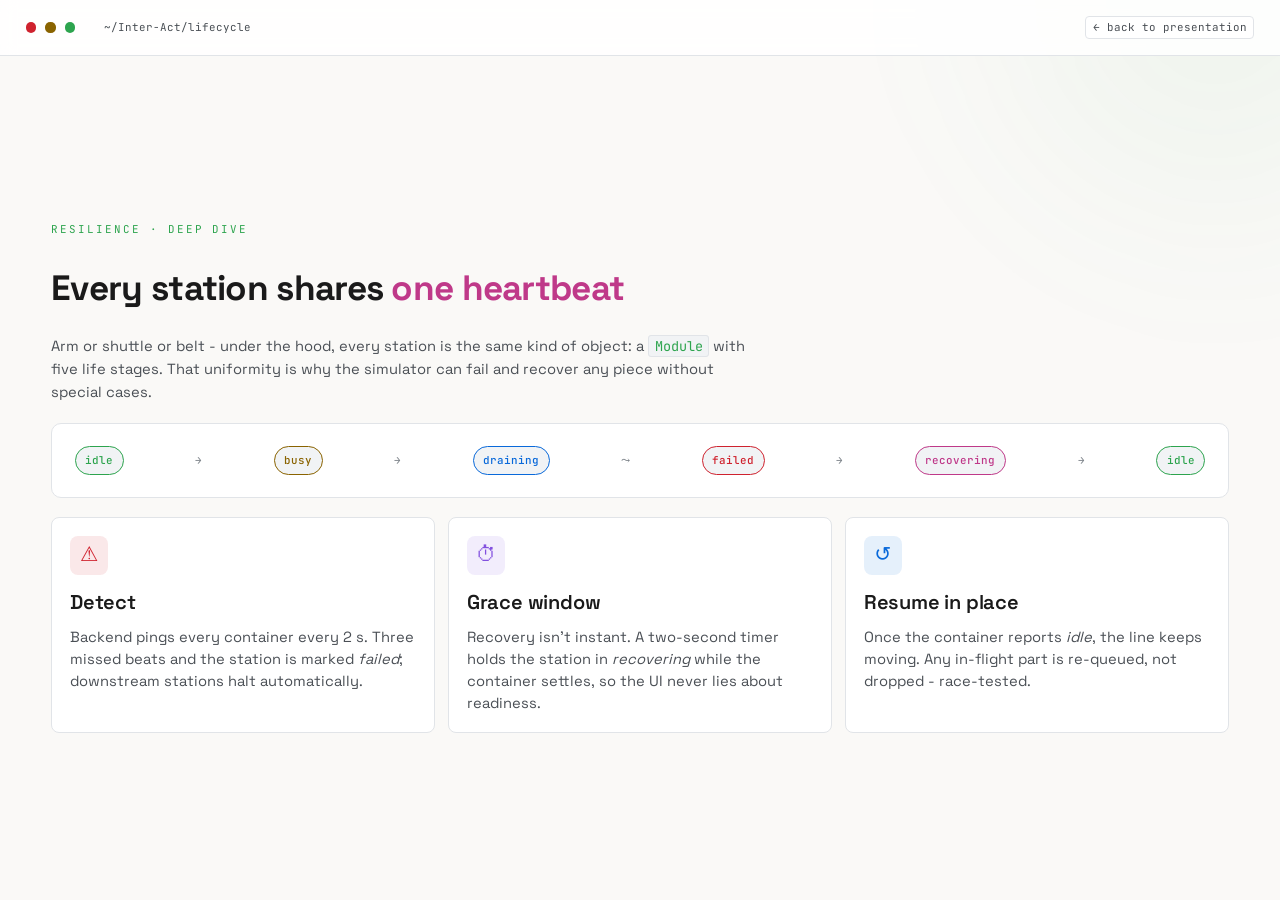
<file: lifecycle.html>
<!DOCTYPE html>
<html lang="en">
<head>
<meta charset="UTF-8">
<meta name="viewport" content="width=device-width, initial-scale=1.0">
<title>INTER.act - Lifecycle deep dive</title>
<link rel="preconnect" href="https://fonts.googleapis.com">
<link rel="preconnect" href="https://fonts.gstatic.com" crossorigin>
<link href="https://fonts.googleapis.com/css2?family=JetBrains+Mono:wght@300;400;500;700;800&family=Space+Grotesk:wght@400;500;600;700&display=swap" rel="stylesheet">
<link rel="stylesheet" href="styles.css">
</head>
<body>

<!-- Standalone deep-dive page reachable from the hidden hotspot on
     presentation.html slide 6 ("5 lifecycle states" stat).
     Single back link returns the viewer to the presentation. -->
<section class="slide">
    <header class="chrome">
        <span class="dot r"></span><span class="dot y"></span><span class="dot g"></span>
        <span class="path">~/Inter-Act/lifecycle</span>
        <span class="branch">
            <a href="presentation.html">← back to presentation</a>
        </span>
    </header>

    <div class="slide-content">
        <p class="eyebrow reveal">Resilience · deep dive</p>
        <h2 class="section-title reveal">
            Every station shares <span style="color:var(--magenta);">one heartbeat</span>
        </h2>

        <p class="reveal muted" style="max-width:78ch;">
            Arm or shuttle or belt - under the hood, every station is the same kind
            of object: a <kbd>Module</kbd> with five life stages. That uniformity is
            why the simulator can fail and recover any piece without special cases.
        </p>

        <div class="state-graph reveal">
            <span class="state-node idle">idle</span>
            <span class="state-arrow">→</span>
            <span class="state-node busy">busy</span>
            <span class="state-arrow">→</span>
            <span class="state-node drain">draining</span>
            <span class="state-arrow">⤳</span>
            <span class="state-node failed">failed</span>
            <span class="state-arrow">→</span>
            <span class="state-node recover">recovering</span>
            <span class="state-arrow">→</span>
            <span class="state-node idle">idle</span>
        </div>

        <div class="grid-3 reveal">
            <div class="card red">
                <div class="icon">⚠</div>
                <h3>Detect</h3>
                <p>Backend pings every container every 2 s. Three missed beats and
                the station is marked <em>failed</em>; downstream stations halt
                automatically.</p>
            </div>
            <div class="card violet">
                <div class="icon">⏱</div>
                <h3>Grace window</h3>
                <p>Recovery isn't instant. A two-second timer holds the station
                in <em>recovering</em> while the container settles, so the UI
                never lies about readiness.</p>
            </div>
            <div class="card cyan">
                <div class="icon">↺</div>
                <h3>Resume in place</h3>
                <p>Once the container reports <em>idle</em>, the line keeps moving.
                Any in-flight part is re-queued, not dropped - race-tested.</p>
            </div>
        </div>
    </div>
</section>

<script>
/* Esc / Backspace / ← arrow → back to presentation */
document.addEventListener('keydown', (e) => {
    if (e.key === 'Escape' || e.key === 'Backspace' || e.key === 'ArrowLeft') {
        e.preventDefault();
        location.href = 'presentation.html';
    }
});
</script>
</body>
</html>
</file>
<file: styles.css>
/* ===========================================
   INTER.act presentation - shared stylesheet
   Light theme, editorial + technical accents.
   Linked by every slide-N.html and index.html.
   =========================================== */

:root {
    /* Palette - warm cream paper, ink black, jade green accent */
    --bg-primary: #faf9f7;
    --bg-panel: #ffffff;
    --bg-elevated: #f1f3f5;
    --border: #e1e4e8;
    --border-bright: #c9d1d9;

    --text-primary: #1a1a1a;
    --text-secondary: #4a4f55;
    --text-dim: #7a8087;

    --green: #2da44e;
    --green-glow: rgba(45, 164, 78, 0.18);
    --amber: #8a6300;
    /* darkened from #bf8700 for WCAG 4.5:1 contrast on cream bg */
    --magenta: #bf3989;
    --cyan: #0969da;
    --red: #cf222e;
    --violet: #8250df;

    --font-display: 'Space Grotesk', system-ui, sans-serif;
    --font-mono: 'JetBrains Mono', ui-monospace, monospace;

    --title-size: clamp(1.8rem, 6vw, 5rem);
    --h2-size: clamp(1.2rem, 3.2vw, 2.2rem);
    --h3-size: clamp(0.9rem, 1.9vw, 1.25rem);
    --body-size: clamp(0.75rem, 1.15vw, 1rem);
    --small-size: clamp(0.6rem, 0.85vw, 0.78rem);

    --slide-padding: clamp(1.2rem, 4vw, 4rem);
    --content-gap: clamp(0.6rem, 1.5vw, 1.4rem);
    --element-gap: clamp(0.3rem, 0.8vw, 0.7rem);

    --ease: cubic-bezier(0.16, 1, 0.3, 1);
    --dur: 0.7s;
}

* {
    margin: 0;
    padding: 0;
    box-sizing: border-box;
}

html,
body {
    height: 100%;
    overflow-x: hidden;
}

body {
    background: var(--bg-primary);
    color: var(--text-primary);
    font-family: var(--font-display);
    font-size: var(--body-size);
    line-height: 1.55;
}

/* ===========================================
   SLIDE FRAME - locks each page to viewport
   =========================================== */
.slide {
    width: 100vw;
    height: 100vh;
    height: 100dvh;
    overflow: hidden;
    display: flex;
    flex-direction: column;
    position: relative;
    padding: var(--slide-padding);
    background: var(--bg-primary);
}

.slide-content {
    flex: 1;
    display: flex;
    flex-direction: column;
    justify-content: center;
    max-height: 100%;
    overflow: hidden;
    gap: var(--content-gap);
    margin-top: clamp(2.5rem, 6vh, 4rem);
    /* space for header chrome */
}

@media (max-height: 700px) {
    :root {
        --slide-padding: clamp(0.8rem, 3vw, 2rem);
        --title-size: clamp(1.4rem, 4.8vw, 2.8rem);
        --h2-size: clamp(1rem, 2.6vw, 1.7rem);
    }

    .slide-content {
        margin-top: clamp(2rem, 5vh, 3rem);
    }
}

@media (max-height: 600px) {
    :root {
        --slide-padding: clamp(0.6rem, 2.5vw, 1.5rem);
        --content-gap: clamp(0.4rem, 1vw, 0.8rem);
        --body-size: clamp(0.65rem, 0.95vw, 0.85rem);
    }
}

@media (max-height: 500px) {
    :root {
        --title-size: clamp(1.1rem, 3.5vw, 1.8rem);
    }
}

@media (prefers-reduced-motion: reduce) {

    *,
    *::before,
    *::after {
        animation-duration: 0.01ms !important;
        transition-duration: 0.2s !important;
    }
}

/* Subtle paper texture / depth - no AI gradient slop */
.slide::after {
    content: '';
    position: absolute;
    width: 60vmax;
    height: 60vmax;
    top: -30vmax;
    right: -25vmax;
    background: radial-gradient(circle, rgba(45, 164, 78, 0.06), transparent 60%);
    pointer-events: none;
    z-index: 0;
    filter: blur(50px);
}

.slide>* {
    position: relative;
    z-index: 2;
}

/* ===========================================
   PAGE CHROME - top bar, nav, slide number
   =========================================== */
.chrome {
    position: absolute;
    top: 0;
    left: 0;
    right: 0;
    display: flex;
    align-items: center;
    gap: 0.6rem;
    padding: clamp(0.6rem, 1.3vw, 1rem) clamp(0.9rem, 2vw, 1.6rem);
    background: rgba(255, 255, 255, 0.85);
    backdrop-filter: blur(8px);
    border-bottom: 1px solid var(--border);
    font-family: var(--font-mono);
    font-size: var(--small-size);
    color: var(--text-dim);
    z-index: 5;
}

.chrome .dot {
    width: clamp(8px, 0.8vw, 12px);
    height: clamp(8px, 0.8vw, 12px);
    border-radius: 50%;
    background: var(--border-bright);
}

.chrome .dot.r {
    background: var(--red);
}

.chrome .dot.y {
    background: var(--amber);
}

.chrome .dot.g {
    background: var(--green);
}

.chrome .path {
    margin-left: clamp(0.5rem, 1.5vw, 1.5rem);
    color: var(--text-secondary);
}

.chrome .branch {
    margin-left: auto;
    color: var(--green);
    display: flex;
    align-items: center;
    gap: 0.6rem;
}

.chrome a {
    color: var(--text-secondary);
    text-decoration: none;
    padding: 0.2em 0.6em;
    border: 1px solid var(--border);
    border-radius: 4px;
    background: var(--bg-panel);
    transition: all 0.2s var(--ease);
}

.chrome a:hover {
    border-color: var(--green);
    color: var(--green);
}

.chrome a.disabled {
    opacity: 0.35;
    pointer-events: none;
}

/* Cursor blink (title slide accent) */
.cursor::after {
    content: '▊';
    color: var(--green);
    animation: blink 1.1s steps(2) infinite;
    margin-left: 0.2em;
}

@keyframes blink {
    50% {
        opacity: 0;
    }
}

/* ===========================================
   REVEAL ANIMATIONS - page-load staggered
   =========================================== */
.reveal {
    opacity: 0;
    transform: translateY(20px);
    animation: rise var(--dur) var(--ease) forwards;
}

.reveal:nth-child(1) {
    animation-delay: 0.05s;
}

.reveal:nth-child(2) {
    animation-delay: 0.15s;
}

.reveal:nth-child(3) {
    animation-delay: 0.25s;
}

.reveal:nth-child(4) {
    animation-delay: 0.35s;
}

.reveal:nth-child(5) {
    animation-delay: 0.45s;
}

.reveal:nth-child(6) {
    animation-delay: 0.55s;
}

.reveal:nth-child(7) {
    animation-delay: 0.65s;
}

@keyframes rise {
    to {
        opacity: 1;
        transform: translateY(0);
    }
}

/* ===========================================
   TYPOGRAPHY
   =========================================== */
h1.title {
    font-family: var(--font-display);
    font-size: var(--title-size);
    font-weight: 700;
    letter-spacing: -0.04em;
    line-height: 0.95;
    color: var(--text-primary);
}

h1.title .green {
    color: var(--green);
    text-shadow: 0 0 30px var(--green-glow);
}

h2.section-title {
    font-family: var(--font-display);
    font-size: var(--h2-size);
    font-weight: 700;
    color: var(--text-primary);
    letter-spacing: -0.02em;
}

h2.section-title .prompt {
    font-family: var(--font-mono);
    color: var(--green);
    margin-right: 0.4em;
    font-weight: 500;
}

.eyebrow {
    font-family: var(--font-mono);
    font-size: var(--small-size);
    letter-spacing: 0.18em;
    text-transform: uppercase;
    color: var(--green);
    margin-bottom: 0.4em;
}

.tag {
    display: inline-block;
    font-family: var(--font-mono);
    font-size: var(--small-size);
    color: var(--green);
    border: 1px solid var(--green);
    padding: 0.25em 0.8em;
    border-radius: 999px;
    background: rgba(45, 164, 78, 0.08);
}

.tag.amber {
    color: var(--amber);
    border-color: var(--amber);
    background: rgba(191, 135, 0, 0.08);
}

.tag.cyan {
    color: var(--cyan);
    border-color: var(--cyan);
    background: rgba(9, 105, 218, 0.08);
}

.tag.violet {
    color: var(--violet);
    border-color: var(--violet);
    background: rgba(130, 80, 223, 0.08);
}

.muted {
    color: var(--text-secondary);
}

.dim {
    color: var(--text-dim);
}

kbd {
    font-family: var(--font-mono);
    font-size: 0.92em;
    background: var(--bg-elevated);
    border: 1px solid var(--border);
    border-radius: 3px;
    padding: 0.05em 0.4em;
    color: var(--green);
}

/* ===========================================
   GRID + CARDS
   =========================================== */
.grid-2 {
    display: grid;
    grid-template-columns: repeat(auto-fit, minmax(min(100%, 280px), 1fr));
    gap: clamp(0.6rem, 1.2vw, 1rem);
}

.grid-3 {
    display: grid;
    grid-template-columns: repeat(auto-fit, minmax(min(100%, 200px), 1fr));
    gap: clamp(0.5rem, 1vw, 0.9rem);
}

.grid-4 {
    display: grid;
    grid-template-columns: repeat(auto-fit, minmax(min(100%, 160px), 1fr));
    gap: clamp(0.5rem, 1vw, 0.9rem);
}

.card {
    background: var(--bg-panel);
    border: 1px solid var(--border);
    border-radius: 8px;
    padding: clamp(0.7rem, 1.4vw, 1.2rem);
    transition: border-color 0.3s var(--ease), transform 0.3s var(--ease), box-shadow 0.3s var(--ease);
    position: relative;
    overflow: hidden;
}

.card:hover {
    border-color: var(--green);
    transform: translateY(-2px);
    box-shadow: 0 8px 24px rgba(0, 0, 0, 0.06);
}

.card .icon {
    width: clamp(28px, 3vw, 40px);
    height: clamp(28px, 3vw, 40px);
    border-radius: 8px;
    background: rgba(45, 164, 78, 0.1);
    color: var(--green);
    display: grid;
    place-items: center;
    font-size: clamp(14px, 1.6vw, 22px);
    margin-bottom: 0.6em;
}

.card.amber .icon {
    background: rgba(191, 135, 0, 0.1);
    color: var(--amber);
}

.card.cyan .icon {
    background: rgba(9, 105, 218, 0.1);
    color: var(--cyan);
}

.card.violet .icon {
    background: rgba(130, 80, 223, 0.1);
    color: var(--violet);
}

.card.red .icon {
    background: rgba(207, 34, 46, 0.1);
    color: var(--red);
}

.card h3 {
    font-family: var(--font-display);
    font-size: var(--h3-size);
    font-weight: 600;
    color: var(--text-primary);
    margin-bottom: 0.4em;
    letter-spacing: -0.01em;
}

.card p {
    font-size: var(--body-size);
    color: var(--text-secondary);
    line-height: 1.5;
}

/* ===========================================
   FACTORY DIAGRAM (slide 3)
   =========================================== */
.factory {
    display: flex;
    flex-direction: column;
    gap: clamp(0.4rem, 1vw, 1rem);
    padding: clamp(0.8rem, 1.8vw, 1.5rem);
    background: var(--bg-panel);
    border: 1px solid var(--border);
    border-radius: 10px;
    position: relative;
    overflow: hidden;
}

.factory-row {
    display: flex;
    align-items: center;
    justify-content: space-between;
    gap: clamp(0.4rem, 1vw, 0.8rem);
    flex-wrap: nowrap;
}

.node {
    flex: 1;
    min-width: 0;
    display: flex;
    flex-direction: column;
    align-items: center;
    gap: 0.4em;
    padding: clamp(0.5rem, 1vw, 0.8rem) clamp(0.4rem, 0.8vw, 0.7rem);
    background: var(--bg-elevated);
    border: 1px solid var(--border-bright);
    border-radius: 8px;
    font-family: var(--font-mono);
    font-size: var(--small-size);
    color: var(--text-secondary);
    position: relative;
    transition: all 0.3s var(--ease);
}

.node .glyph {
    width: clamp(28px, 3.5vw, 44px);
    height: clamp(28px, 3.5vw, 44px);
    display: grid;
    place-items: center;
}

.node .label {
    color: var(--text-primary);
    font-weight: 500;
    font-family: var(--font-display);
    font-size: var(--body-size);
}

.node .role {
    font-size: clamp(0.55rem, 0.8vw, 0.7rem);
    color: var(--text-dim);
}

.node.arm {
    border-color: var(--green);
}

.node.arm .glyph svg {
    stroke: var(--green);
}

.node.veh {
    border-color: var(--violet);
}

.node.veh .glyph svg {
    stroke: var(--violet);
    fill: var(--violet);
}

.node.conv {
    border-color: var(--amber);
}

.node.conv .glyph svg {
    stroke: var(--amber);
}

.node.output {
    border-color: var(--cyan);
}

.node.output .glyph svg {
    stroke: var(--cyan);
}

.flow-arrow {
    color: var(--text-dim);
    font-family: var(--font-mono);
    font-size: clamp(0.9rem, 1.5vw, 1.4rem);
    flex-shrink: 0;
}

@keyframes pulse-glow {

    0%,
    100% {
        box-shadow: 0 0 0 0 rgba(45, 164, 78, 0.4);
    }

    50% {
        box-shadow: 0 0 0 6px rgba(45, 164, 78, 0);
    }
}

.node.live {
    animation: pulse-glow 2.4s var(--ease) infinite;
}

/* ===========================================
   STATE MACHINE GRAPH (slide 4)
   =========================================== */
.state-graph {
    display: flex;
    align-items: center;
    justify-content: space-between;
    flex-wrap: wrap;
    gap: clamp(0.3rem, 0.8vw, 0.6rem);
    padding: clamp(0.8rem, 1.8vw, 1.4rem);
    background: var(--bg-panel);
    border: 1px solid var(--border);
    border-radius: 10px;
    font-family: var(--font-mono);
    font-size: var(--small-size);
}

.state-node {
    padding: 0.45em 0.9em;
    border-radius: 999px;
    border: 1.5px solid var(--border-bright);
    color: var(--text-secondary);
    background: var(--bg-elevated);
    white-space: nowrap;
    font-weight: 500;
}

.state-node.idle {
    border-color: var(--green);
    color: var(--green);
}

.state-node.busy {
    border-color: var(--amber);
    color: var(--amber);
}

.state-node.drain {
    border-color: var(--cyan);
    color: var(--cyan);
}

.state-node.failed {
    border-color: var(--red);
    color: var(--red);
}

.state-node.recover {
    border-color: var(--magenta);
    color: var(--magenta);
    animation: pulse-mag 1.6s var(--ease) infinite;
}

@keyframes pulse-mag {

    0%,
    100% {
        box-shadow: 0 0 0 0 rgba(191, 57, 137, 0.5);
    }

    50% {
        box-shadow: 0 0 0 6px rgba(191, 57, 137, 0);
    }
}

.state-arrow {
    color: var(--text-dim);
}

/* ===========================================
   STATS (slide 5)
   =========================================== */
.stats-row {
    display: grid;
    grid-template-columns: repeat(auto-fit, minmax(min(100%, 130px), 1fr));
    gap: clamp(0.5rem, 1.2vw, 1.1rem);
}

.stat {
    background: var(--bg-panel);
    border: 1px solid var(--border);
    border-left: 3px solid var(--green);
    border-radius: 6px;
    padding: clamp(0.6rem, 1.3vw, 1rem);
}

.stat.amber {
    border-left-color: var(--amber);
}

.stat.cyan {
    border-left-color: var(--cyan);
}

.stat.violet {
    border-left-color: var(--violet);
}

.stat .num {
    font-family: var(--font-display);
    font-size: clamp(1.4rem, 3.4vw, 2.4rem);
    font-weight: 700;
    color: var(--green);
    line-height: 1;
    letter-spacing: -0.04em;
}

.stat.amber .num {
    color: var(--amber);
}

.stat.cyan .num {
    color: var(--cyan);
}

.stat.violet .num {
    color: var(--violet);
}

.stat .label {
    font-family: var(--font-mono);
    font-size: var(--small-size);
    color: var(--text-secondary);
    margin-top: 0.3em;
    text-transform: uppercase;
    letter-spacing: 0.08em;
}

/* Stealth hotspot - invisible link wrapper around a .stat tile.
   Matches the surrounding stats exactly: no underline, no color shift,
   no hover effect, default cursor. The viewer doesn't see a clickable
   target, but the tile is keyboard-focusable and clickable. */
.stat-link,
.stat-link:hover,
.stat-link:focus,
.stat-link:visited,
.stat-link:active {
    text-decoration: none;
    color: inherit;
    outline: none;
    cursor: default;
    display: flex;
    flex-direction: column;
}

.stat-link .stat {
    transition: none;
    flex: 1;
}

/* ===========================================
   ROADMAP (slide 6)
   =========================================== */
.roadmap {
    display: grid;
    grid-template-columns: repeat(auto-fit, minmax(min(100%, 220px), 1fr));
    gap: clamp(0.6rem, 1.4vw, 1.2rem);
}

.milestone {
    position: relative;
    padding: clamp(0.8rem, 1.5vw, 1.3rem);
    background: var(--bg-panel);
    border: 1px solid var(--border);
    border-radius: 10px;
    border-top: 3px solid var(--green);
    overflow: hidden;
}

.milestone.next {
    border-top-color: var(--amber);
}

.milestone.later {
    border-top-color: var(--cyan);
}

.milestone.dream {
    border-top-color: var(--violet);
}

.milestone .when {
    font-family: var(--font-mono);
    font-size: var(--small-size);
    color: var(--green);
    text-transform: uppercase;
    letter-spacing: 0.15em;
    margin-bottom: 0.5em;
}

.milestone.next .when {
    color: var(--amber);
}

.milestone.later .when {
    color: var(--cyan);
}

.milestone.dream .when {
    color: var(--violet);
}

.milestone h3 {
    font-family: var(--font-display);
    font-size: var(--h3-size);
    font-weight: 600;
    margin-bottom: 0.4em;
    color: var(--text-primary);
}

.milestone ul {
    list-style: none;
    display: flex;
    flex-direction: column;
    gap: 0.3em;
    font-size: var(--body-size);
    color: var(--text-secondary);
    line-height: 1.5;
}

.milestone ul li {
    padding-left: 1em;
    position: relative;
}

.milestone ul li::before {
    content: '◆';
    position: absolute;
    left: 0;
    color: var(--green);
    font-size: 0.7em;
    top: 0.4em;
}

.milestone.next ul li::before {
    color: var(--amber);
}

.milestone.later ul li::before {
    color: var(--cyan);
}

.milestone.dream ul li::before {
    color: var(--violet);
}

/* ===========================================
   BULLETS - terminal style
   =========================================== */
.bullet-list {
    list-style: none;
    display: flex;
    flex-direction: column;
    gap: clamp(0.35rem, 0.9vw, 0.7rem);
}

.bullet-list li {
    font-size: var(--body-size);
    color: var(--text-secondary);
    padding-left: 1.4em;
    position: relative;
    line-height: 1.55;
}

.bullet-list li::before {
    content: '>';
    position: absolute;
    left: 0;
    color: var(--green);
    font-weight: 700;
    font-family: var(--font-mono);
}

.bullet-list li strong {
    color: var(--text-primary);
    font-weight: 600;
}

/* ===========================================
   SLIDE NUMBER
   =========================================== */
.slide-number {
    position: absolute;
    bottom: clamp(0.6rem, 1.5vw, 1.5rem);
    right: clamp(0.8rem, 2vw, 2rem);
    font-family: var(--font-mono);
    font-size: var(--small-size);
    color: var(--text-dim);
    z-index: 5;
}

.slide-number .of {
    color: var(--border-bright);
}

/* ===========================================
   TITLE SLIDE - DIGITAL TECHNOLOGIES branding
   =========================================== */
.title-cover {
    padding: 0;
    background: var(--bg-panel);
}

.title-cover .slide-content {
    margin-top: 0;
    padding: 0;
    gap: 0;
    justify-content: flex-start;
}

/* Title slide is intentionally chrome-free - banner is the header.
   Keep the elements in DOM (nav.js reads links) but hide them visually. */
.title-cover .chrome {
    display: none;
}

/* Hide chrome on the cover so the banner runs edge-to-edge.
   Nav links remain in the DOM for nav.js to read. */
.title-cover .chrome {
    display: none;
}

.title-cover::after {
    display: none;
}

.hero-banner {
    position: relative;
    flex: 0 0 auto;
    width: 100%;
    /* Cap so banner never eats more than ~38% of slide height on tall viewports;
       image keeps its natural 5.6:1 aspect - nothing cropped, nothing clipped. */
    max-height: 38vh;
    overflow: hidden;
    background: #2c8c8c;
    line-height: 0;
}

.hero-banner img {
    display: block;
    width: 100%;
    height: auto;
    max-height: 38vh;
    object-fit: contain;
    object-position: left center;
}

@media (max-height: 700px) {

    .hero-banner,
    .hero-banner img {
        max-height: 32vh;
    }
}

@media (max-height: 500px) {

    .hero-banner,
    .hero-banner img {
        max-height: 28vh;
    }
}

/* Cover body - Inter.act + brand row + partners strip */
.cover-body {
    flex: 1;
    display: grid;
    grid-template-rows: 1fr auto;
    padding: clamp(1rem, 3vw, 3rem) clamp(1.2rem, 4vw, 4rem);
    background: #ffffff;
    gap: clamp(0.6rem, 1.5vw, 1.4rem);
    overflow: hidden;
}

.cover-main {
    display: grid;
    grid-template-columns: 1fr auto;
    align-items: center;
    gap: clamp(1rem, 3vw, 3rem);
}

.cover-left .term {
    font-family: var(--font-display);
    font-size: clamp(0.85rem, 1.4vw, 1.15rem);
    color: #2c8c8c;
    font-weight: 500;
    margin-bottom: clamp(0.6rem, 1.5vw, 1.5rem);
}

.cover-left .product {
    font-family: var(--font-display);
    font-size: clamp(2rem, 6vw, 5rem);
    font-weight: 700;
    color: #1f6e6e;
    letter-spacing: -0.02em;
    line-height: 1;
}

.brand-row {
    display: flex;
    align-items: center;
    gap: clamp(0.8rem, 2.5vw, 2rem);
    flex-wrap: nowrap;
}

.brand-row img {
    display: block;
    height: clamp(60px, 9vh, 110px);
    width: auto;
    object-fit: contain;
}

.brand-row .x {
    font-family: var(--font-display);
    font-size: clamp(1rem, 2.5vw, 2rem);
    font-weight: 600;
    color: #888;
    flex-shrink: 0;
}

.partners-strip {
    display: flex;
    align-items: center;
    justify-content: space-between;
    gap: clamp(0.6rem, 2vw, 1.5rem);
    padding-top: clamp(0.6rem, 1.5vw, 1.2rem);
    border-top: 1px solid #ececec;
    flex-wrap: wrap;
}

.partners-left {
    display: flex;
    align-items: center;
    gap: clamp(0.8rem, 2vw, 1.6rem);
    font-size: var(--small-size);
    color: #555;
    flex-wrap: wrap;
}

.partners-left .lead {
    color: #666;
    font-family: var(--font-display);
    font-size: clamp(0.7rem, 1.1vw, 0.95rem);
}

.partners-left img {
    display: block;
    height: clamp(36px, 4.5vh, 60px);
    width: auto;
    object-fit: contain;
}

.partners-right {
    display: flex;
    align-items: center;
    gap: 0.5rem;
    font-family: var(--font-display);
    font-size: clamp(0.8rem, 1.3vw, 1.05rem);
    color: #1f6e6e;
    font-weight: 500;
}

.partners-right .ig-icon {
    width: clamp(20px, 2.4vw, 30px);
    height: clamp(20px, 2.4vw, 30px);
}

/* Title-slide chrome - keep the same opaque look as every other slide
   (no see-through over the banner; banner sits cleanly below it). */

/* ===========================================
   PROBLEM / MOTIVATION SLIDE - SVG diagram frame
   =========================================== */
.diagram-frame {
    background: var(--bg-panel);
    border: 1px solid var(--border);
    border-radius: 12px;
    padding: clamp(0.5rem, 1vw, 0.8rem);
    overflow: hidden;
    display: grid;
    place-items: center;
    box-shadow: 0 4px 20px rgba(0, 0, 0, 0.05);
    cursor: zoom-in;
    position: relative;
    transition: transform 0.3s var(--ease), box-shadow 0.3s var(--ease);
}

.diagram-frame:hover {
    transform: translateY(-2px);
    box-shadow: 0 18px 48px rgba(0, 0, 0, 0.14);
}

.diagram-frame .zoom-hint {
    position: absolute;
    top: clamp(0.4rem, 1vw, 0.8rem);
    right: clamp(0.4rem, 1vw, 0.8rem);
    font-family: var(--font-mono);
    font-size: var(--small-size);
    color: var(--green);
    background: rgba(255, 255, 255, 0.9);
    border: 1px solid var(--green);
    padding: 0.3em 0.7em;
    border-radius: 4px;
    backdrop-filter: blur(4px);
    pointer-events: none;
}

.diagram-frame img,
.diagram-frame svg,
.diagram-frame object {
    width: 100%;
    /* SVG ships at viewBox 980×520 ≈ 1.885 ratio. Lock the aspect so <object>
       (which has no intrinsic height) renders the diagram in full instead of
       falling back to the default 150px box and clipping the bottom rows. */
    aspect-ratio: 980 / 520;
    height: auto;
    max-height: clamp(280px, 62vh, 640px);
    display: block;
    pointer-events: none;
}

/* Slide 4 demo diagram - click to zoom (reuses .lightbox modal) */
#demoFrame {
    transition: transform 0.3s var(--ease), box-shadow 0.3s var(--ease);
}

#demoFrame:hover {
    transform: translateY(-2px);
    box-shadow: 0 18px 48px rgba(0, 0, 0, 0.14);
}

#demoFrame .zoom-hint {
    position: absolute;
    top: clamp(0.4rem, 1vw, 0.8rem);
    right: clamp(0.4rem, 1vw, 0.8rem);
    font-family: var(--font-mono);
    font-size: var(--small-size);
    color: var(--green);
    background: rgba(255, 255, 255, 0.9);
    border: 1px solid var(--green);
    padding: 0.3em 0.7em;
    border-radius: 4px;
    backdrop-filter: blur(4px);
    pointer-events: none;
    z-index: 2;
}

#demoFrame svg {
    pointer-events: none;
}

/* Lightbox modal - full-viewport zoom view */
.lightbox {
    position: fixed;
    inset: 0;
    background: rgba(10, 10, 10, 0.92);
    display: none;
    align-items: center;
    justify-content: center;
    z-index: 9999;
    cursor: zoom-out;
    padding: clamp(1rem, 4vw, 4rem);
    backdrop-filter: blur(6px);
    animation: lb-fade 0.25s var(--ease);
}

.lightbox.open {
    display: flex;
}

.lightbox object,
.lightbox img {
    max-width: 100%;
    max-height: 100%;
    width: auto;
    height: auto;
    border-radius: 8px;
    box-shadow: 0 24px 80px rgba(0, 0, 0, 0.6);
}

.lightbox .close-hint {
    position: absolute;
    top: clamp(1rem, 2.5vw, 2rem);
    right: clamp(1rem, 2.5vw, 2rem);
    font-family: var(--font-mono);
    font-size: var(--small-size);
    color: rgba(255, 255, 255, 0.7);
    border: 1px solid rgba(255, 255, 255, 0.25);
    padding: 0.4em 0.9em;
    border-radius: 4px;
}

@keyframes lb-fade {
    from {
        opacity: 0;
    }

    to {
        opacity: 1;
    }
}

/* ===========================================
   LIVE DEMO BUTTON (slide 3)
   =========================================== */
.demo-cta {
    display: flex;
    justify-content: center;
    margin-top: var(--element-gap);
}

.demo-btn {
    display: inline-flex;
    align-items: center;
    gap: 0.6em;
    padding: clamp(0.6rem, 1.3vw, 0.9rem) clamp(1.2rem, 2.5vw, 2rem);
    background: var(--green);
    color: #ffffff;
    text-decoration: none;
    font-family: var(--font-display);
    font-weight: 600;
    font-size: clamp(0.85rem, 1.4vw, 1.1rem);
    border-radius: 999px;
    box-shadow: 0 10px 24px rgba(45, 164, 78, 0.28);
    transition: transform 0.25s var(--ease), box-shadow 0.25s var(--ease), background 0.25s var(--ease);
    border: 1px solid rgba(255, 255, 255, 0.2);
}

.demo-btn:hover {
    transform: translateY(-2px);
    background: #218a3f;
    box-shadow: 0 14px 32px rgba(45, 164, 78, 0.38);
}

.demo-btn:active {
    transform: translateY(0);
}

.demo-btn .pulse {
    width: 10px;
    height: 10px;
    border-radius: 50%;
    background: #ffffff;
    box-shadow: 0 0 0 0 rgba(255, 255, 255, 0.7);
    animation: dot-pulse 1.6s var(--ease) infinite;
}

@keyframes dot-pulse {

    0%,
    100% {
        box-shadow: 0 0 0 0 rgba(255, 255, 255, 0.7);
    }

    50% {
        box-shadow: 0 0 0 8px rgba(255, 255, 255, 0);
    }
}

.compare-row {
    display: grid;
    grid-template-columns: 1fr 1fr;
    gap: clamp(0.6rem, 1.5vw, 1.2rem);
    margin-top: var(--element-gap);
}

.compare-card {
    background: var(--bg-panel);
    border: 1px solid var(--border);
    border-radius: 8px;
    padding: clamp(0.7rem, 1.4vw, 1.1rem);
    border-top: 3px solid var(--red);
}

.compare-card.goal {
    border-top-color: var(--green);
}

.compare-card .label {
    font-family: var(--font-mono);
    font-size: var(--small-size);
    text-transform: uppercase;
    letter-spacing: 0.15em;
    color: var(--red);
    margin-bottom: 0.4em;
}

.compare-card.goal .label {
    color: var(--green);
}

.compare-card h3 {
    font-family: var(--font-display);
    font-size: var(--h3-size);
    font-weight: 600;
    margin-bottom: 0.3em;
    color: var(--text-primary);
}

.compare-card p {
    font-size: var(--body-size);
    color: var(--text-secondary);
    line-height: 1.5;
}

/* ===========================================
   PHASE CARDS - Project epics, traffic-light colors (slide 3)
   =========================================== */
.phases {
    display: grid;
    grid-template-columns: repeat(auto-fit, minmax(min(100%, 240px), 1fr));
    gap: clamp(0.7rem, 1.5vw, 1.2rem);
}

.phase {
    background: var(--bg-panel);
    border: 1px solid var(--border);
    border-radius: 12px;
    padding: clamp(0.9rem, 1.8vw, 1.4rem);
    position: relative;
    overflow: hidden;
}

.phase::before {
    content: '';
    position: absolute;
    inset: 0 auto 0 0;
    width: 4px;
    background: var(--phase-color, var(--green));
}

.phase.done {
    --phase-color: #2da44e;
}

.phase.active {
    --phase-color: var(--amber);
}

.phase.pending {
    --phase-color: #cf222e;
}

.phase .phase-head {
    display: flex;
    align-items: center;
    gap: 0.6rem;
    margin-bottom: 0.6em;
}

.phase .phase-num {
    font-family: var(--font-mono);
    font-size: var(--small-size);
    font-weight: 600;
    color: var(--phase-color);
    letter-spacing: 0.15em;
    text-transform: uppercase;
}

.phase .phase-status {
    margin-left: auto;
    width: clamp(28px, 3vw, 38px);
    height: clamp(28px, 3vw, 38px);
    border-radius: 50%;
    background: color-mix(in srgb, var(--phase-color) 15%, transparent);
    color: var(--phase-color);
    display: grid;
    place-items: center;
    font-size: clamp(14px, 1.6vw, 20px);
    font-weight: 700;
    border: 1.5px solid var(--phase-color);
}

.phase.active .phase-status {
    animation: phase-pulse 2s var(--ease) infinite;
}

@keyframes phase-pulse {

    0%,
    100% {
        box-shadow: 0 0 0 0 color-mix(in srgb, var(--phase-color) 40%, transparent);
    }

    50% {
        box-shadow: 0 0 0 6px transparent;
    }
}

.phase h3 {
    font-family: var(--font-display);
    font-size: var(--h3-size);
    font-weight: 600;
    margin-bottom: 0.3em;
    color: var(--text-primary);
    letter-spacing: -0.01em;
}

.phase p {
    font-size: var(--body-size);
    color: var(--text-secondary);
    line-height: 1.5;
    margin-bottom: 0.6em;
}

.phase .phase-tag {
    display: inline-block;
    font-family: var(--font-mono);
    font-size: var(--small-size);
    background: color-mix(in srgb, var(--phase-color) 12%, transparent);
    color: var(--phase-color);
    padding: 0.2em 0.7em;
    border-radius: 999px;
    font-weight: 500;
}

/* "you-are-here" indicator under the phase row */
.phase-progress {
    display: flex;
    align-items: center;
    gap: 0.6rem;
    font-family: var(--font-mono);
    font-size: var(--small-size);
    color: var(--text-dim);
    margin-top: var(--element-gap);
    justify-content: center;
}

.phase-progress .track {
    flex: 1;
    height: 4px;
    border-radius: 2px;
    background: linear-gradient(90deg,
            #2da44e 0%, #2da44e 33%,
            var(--amber) 33%, var(--amber) 66%,
            #e1e4e8 66%);
    position: relative;
    max-width: 480px;
}

.phase-progress .marker {
    position: absolute;
    top: -6px;
    left: 50%;
    transform: translateX(-50%);
    width: 14px;
    height: 14px;
    border-radius: 50%;
    background: var(--amber);
    border: 2px solid #fff;
    box-shadow: 0 0 0 2px var(--amber);
}

/* ===========================================
   ARCHITECTURE DIAGRAM (slide 4)
   Single inline SVG so connectors are explicit and pixel-perfect.
   Connections: backend ↔ ollama (diagonal), backend → arm, demo-runner → veh.
   =========================================== */
.arch {
    background: var(--bg-panel);
    border: 1px solid var(--border);
    border-radius: 12px;
    padding: clamp(0.8rem, 1.8vw, 1.4rem);
    /* Column so the legend stacks BELOW the SVG instead of wrapping to its right. */
    display: flex;
    flex-direction: column;
    align-items: stretch;
    gap: clamp(0.4rem, 1vw, 0.8rem);
}

.arch-svg {
    width: 100%;
    height: auto;
    aspect-ratio: 1100 / 380;
    max-height: clamp(220px, 38vh, 380px);
    display: block;
    align-self: center;
}

.arch-legend {
    display: flex;
    justify-content: center;
    gap: clamp(1rem, 2.5vw, 2.5rem);
    margin-top: clamp(0.6rem, 1.2vw, 1rem);
    flex-wrap: wrap;
    font-family: var(--font-mono);
    font-size: var(--small-size);
    color: var(--text-secondary);
}

.arch-legend-item {
    display: inline-flex;
    align-items: center;
    gap: 0.5rem;
}

.arch-callout {
    margin-top: calc(var(--element-gap) * 0.05) !important;
    background: color-mix(in srgb, var(--violet) 8%, var(--bg-panel));
    border: 1px solid color-mix(in srgb, var(--violet) 30%, transparent);
    border-left: 3px solid var(--violet);
    border-radius: 6px;
    padding: clamp(0.7rem, 1.3vw, 1.1rem) clamp(0.9rem, 1.7vw, 1.3rem);
    font-size: var(--body-size);
    color: var(--text-secondary);
    line-height: 1.55;
}

.arch-callout strong {
    color: var(--violet);
    font-weight: 600;
}

/* Slide 04 fit fix: keep bottom note fully visible */
.architecture-slide .slide-content {
    justify-content: flex-start;
    gap: clamp(0.3rem, 0.65vw, 0.55rem);
    margin-top: 0.35rem;
    max-height: 100%;
    overflow: hidden;
    padding-bottom: 0;
}

.architecture-slide .eyebrow {
    margin-bottom: 0.05em;
}

.architecture-slide .section-title {
    font-size: clamp(1.28rem, 2.2vw, 1.8rem);
    line-height: 1.1;
}

.architecture-slide .arch {
    padding: 0.38rem;
}

.architecture-slide .arch-svg {
    max-height: 180px;
}

.architecture-slide .arch-callout {
    margin-top: 0;
    margin-bottom: 0;
    padding: 0.24rem 0.48rem;
    font-size: clamp(0.56rem, 0.72vw, 0.66rem);
    line-height: 1.18;
}

/* Browser-sized viewport fit: prevent slide-04 note clipping on ~700px-tall windows */
@media (max-height: 780px) {
    .architecture-slide .slide-content {
        margin-top: 0.2rem;
        gap: 0.2rem;
        padding-bottom: 0;
    }

    .architecture-slide .section-title {
        font-size: clamp(1.2rem, 2vw, 1.55rem);
        line-height: 1.05;
    }

    .architecture-slide .arch {
        padding: 0.32rem;
    }

    .architecture-slide .arch-svg {
        max-height: 165px;
    }

    .architecture-slide .arch-legend {
        margin-top: 0.18rem;
        font-size: 0.6rem;
    }

    .architecture-slide .arch-callout {
        margin-top: 0;
        padding: 0.2rem 0.42rem;
        font-size: 0.56rem;
        line-height: 1.14;
    }
}

/* ===========================================
   LIVE DEMO FOCAL SLIDE (slide 5)
   =========================================== */
.demo-focal {
    display: flex;
    flex-direction: column;
    align-items: center;
    justify-content: center;
    text-align: center;
    gap: clamp(0.8rem, 2vh, 1.8rem);
    overflow: visible;
    padding-bottom: clamp(0.4rem, 1.1vh, 0.9rem);
}

.demo-focal h2 {
    font-family: var(--font-display);
    /* Smaller than v1 - the factory row + 3 cards + button now share the slide,
       so the headline can't dominate the viewport or it crowds them out. */
    font-size: clamp(1.6rem, 4vw, 3.2rem);
    font-weight: 700;
    letter-spacing: -0.04em;
    line-height: 1.05;
    color: var(--text-primary);
}

.demo-focal h2 .green {
    color: var(--green);
    text-shadow: 0 0 30px var(--green-glow);
}

.demo-focal .lede {
    font-size: clamp(0.9rem, 1.5vw, 1.2rem);
    color: var(--text-secondary);
    max-width: 50ch;
    line-height: 1.6;
}

.demo-focal .demo-btn {
    font-size: clamp(0.92rem, 1.55vw, 1.14rem);
    padding: clamp(0.72rem, 1.28vw, 0.96rem) clamp(1.34rem, 2.45vw, 2.1rem);
    margin-bottom: clamp(0.2rem, 0.8vh, 0.6rem);
}

.demo-focal .url {
    font-family: var(--font-mono);
    font-size: var(--small-size);
    color: var(--text-dim);
    margin-top: 0.4em;
}

.demo-focal .hints {
    display: grid;
    grid-template-columns: repeat(auto-fit, minmax(min(100%, 180px), 1fr));
    gap: clamp(0.5rem, 1.2vw, 1rem);
    margin-top: var(--element-gap);
    max-width: 720px;
    width: 100%;
}

.demo-focal .hint {
    background: var(--bg-panel);
    border: 1px solid var(--border);
    border-radius: 8px;
    padding: clamp(0.6rem, 1.2vw, 0.9rem);
    font-size: var(--small-size);
    color: var(--text-secondary);
    line-height: 1.45;
}

.demo-focal .hint strong {
    color: var(--green);
    display: block;
    font-family: var(--font-mono);
    margin-bottom: 0.3em;
    font-size: 1em;
}

/* ===========================================
   THANK-YOU SLIDE (slide 8 in combined)
   =========================================== */
.thanks-slide {
    background:
        radial-gradient(circle at 80% 20%, rgba(45, 164, 78, 0.08), transparent 60%),
        radial-gradient(circle at 20% 80%, rgba(130, 80, 223, 0.06), transparent 55%),
        var(--bg-primary);
}

.thanks-content {
    align-items: center;
    text-align: center;
    justify-content: center;
    gap: clamp(1rem, 2.5vh, 2rem);
}

.thanks-title {
    font-family: var(--font-display);
    font-size: clamp(3rem, 11vw, 9rem);
    font-weight: 800;
    letter-spacing: -0.05em;
    line-height: 0.9;
    color: var(--text-primary);
}

.thanks-title .green {
    color: var(--green);
    text-shadow: 0 0 40px var(--green-glow);
}

.thanks-lede {
    font-size: clamp(0.95rem, 1.6vw, 1.3rem);
    max-width: 50ch;
    line-height: 1.6;
}

/* ===========================================
   COMBINED PRESENTATION (presentation.html) —
   scroll-snap each .slide to viewport
   =========================================== */
body.combined {
    overflow-y: auto;
}

body.combined html {
    scroll-snap-type: y mandatory;
    scroll-behavior: smooth;
}

body.combined .slide {
    scroll-snap-align: start;
}

/* ===========================================
   INDEX PAGE (table of contents)
   =========================================== */
.index-grid {
    display: grid;
    grid-template-columns: repeat(auto-fit, minmax(min(100%, 240px), 1fr));
    gap: clamp(0.7rem, 1.5vw, 1.2rem);
}

.index-card {
    display: block;
    text-decoration: none;
    color: inherit;
    background: var(--bg-panel);
    border: 1px solid var(--border);
    border-radius: 10px;
    padding: clamp(1rem, 2vw, 1.6rem);
    transition: all 0.3s var(--ease);
    position: relative;
    overflow: hidden;
}

.index-card:hover {
    border-color: var(--green);
    transform: translateY(-4px);
    box-shadow: 0 12px 32px rgba(0, 0, 0, 0.08);
}

.index-card .num {
    font-family: var(--font-mono);
    font-size: var(--small-size);
    color: var(--green);
    letter-spacing: 0.15em;
    margin-bottom: 0.6em;
}

.index-card h3 {
    font-family: var(--font-display);
    font-size: clamp(1rem, 2vw, 1.4rem);
    font-weight: 700;
    color: var(--text-primary);
    margin-bottom: 0.4em;
    letter-spacing: -0.02em;
}

.index-card p {
    font-size: var(--body-size);
    color: var(--text-secondary);
    line-height: 1.5;
}

/* ===========================================
   PRINT / PDF EXPORT
   one .slide per printed page, no nav chrome
   =========================================== */
@media print {
    @page {
        size: 1280px 720px;
        margin: 0;
    }

    .nav-dots,
    .progress-bar,
    .lightbox,
    .arch-lightbox {
        display: none !important;
    }

    body.combined {
        overflow: visible !important;
    }

    .slide {
        width: 1280px;
        height: 720px;
        page-break-after: always;
        break-after: page;
        overflow: hidden;
    }

    .slide:last-of-type {
        page-break-after: auto;
        break-after: auto;
    }

    * {
        animation: none !important;
    }
}
</file>
